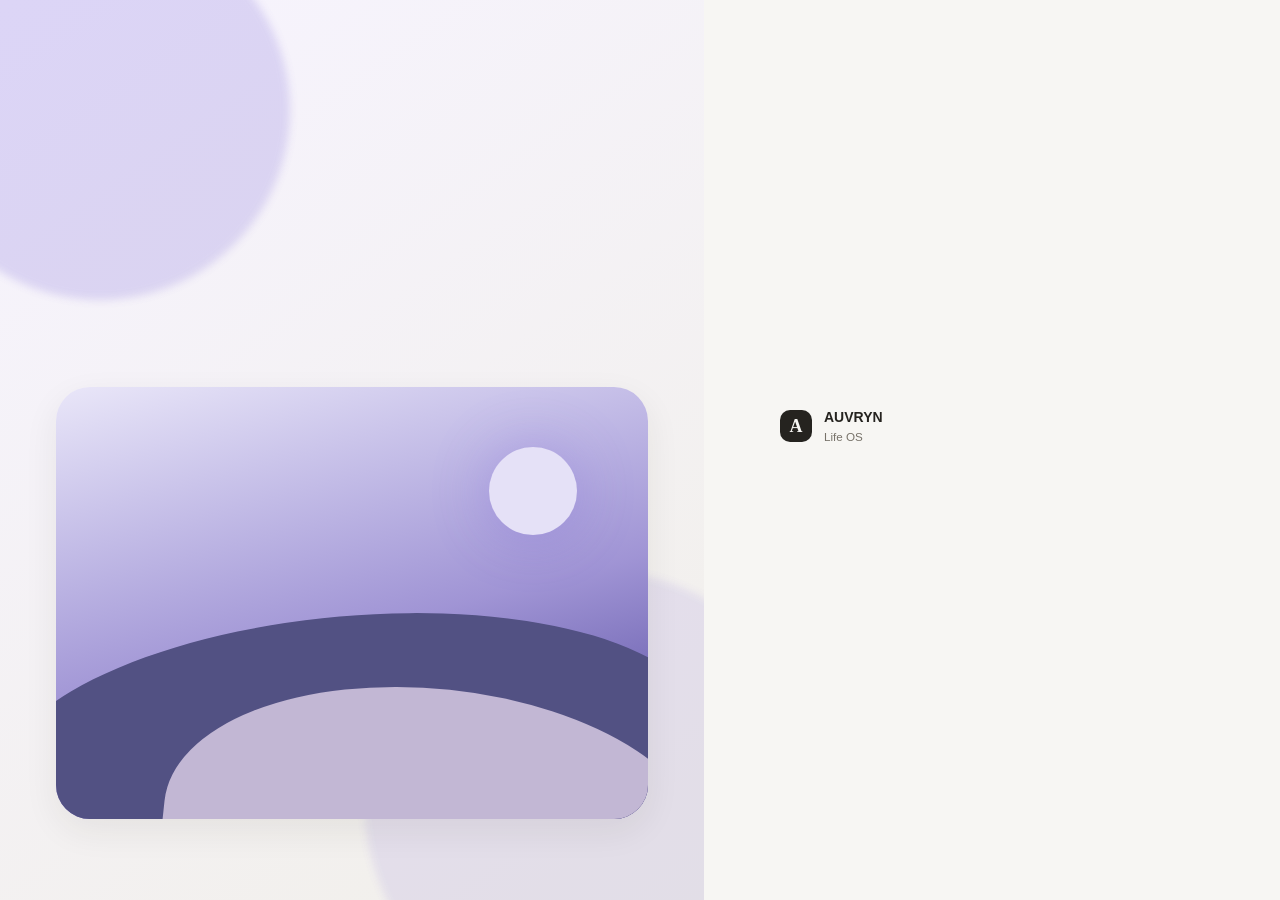
<file: tests/manual/index-test.html>
<!doctype html>
<html lang="pt-BR">
<head>
  <meta charset="utf-8" />
  <meta name="viewport" content="width=device-width,initial-scale=1,viewport-fit=cover" />
  <meta name="theme-color" content="#f7f6f3" />
  <meta name="description" content="AUVRYN — sistema operacional pessoal para estudos, rotina, hábitos e vida." />
  <title>AUVRYN 1.11.2 — Life OS</title>
  <link rel="manifest" href="../../web/manifest.json" />
  <link rel="stylesheet" href="../../web/css/styles.css" />
</head>
<body class="auth-locked">
  <section id="authGate" class="auth-gate" aria-live="polite">
    <div class="auth-visual" aria-hidden="true"><div class="auth-orb auth-orb-a"></div><div class="auth-orb auth-orb-b"></div><div class="auth-landscape"><i></i><b></b><span></span></div></div>
    <div class="auth-panel">
      <div class="auth-brand"><span class="brand-mark">A</span><div><b>AUVRYN</b><small>Life OS</small></div></div>
      <div id="authContent"></div>
    </div>
  </section>

  <div class="app-shell" id="appShell">
    <aside class="sidebar" id="sidebar">
      <div class="brand-row">
        <button class="brand" data-route="overview" aria-label="Ir ao panorama"><span class="brand-mark">A</span><span><b>AUVRYN</b><small>Life OS</small></span></button>
        <button class="icon-btn sidebar-close" id="sidebarClose" aria-label="Fechar menu">×</button>
      </div>

      <button class="capture-btn" id="globalAdd"><span>✦</span> Assistant <kbd>N</kbd></button>

      <nav class="nav-groups">
        <div class="nav-group">
          <span class="nav-label">Visão</span>
          <button class="nav-item" data-route="overview"><span>⌂</span>Panorama</button>
          <button class="nav-item" data-route="agenda"><span>▦</span>Agenda</button>
          <button class="nav-item" data-route="insights"><span>⌁</span>Insights</button>
        </div>
        <div class="nav-group">
          <span class="nav-label">Organização</span>
          <button class="nav-item" data-route="tasks"><span>✓</span>Tarefas & Projetos</button>
          <button class="nav-item" data-route="habits"><span>◎</span>Hábitos</button>
        </div>
        <div class="nav-group">
          <span class="nav-label">Áreas</span>
          <button class="nav-item" data-route="academics"><span>⌁</span>Faculdade</button>
          <button class="nav-item" data-route="life"><span>◇</span>Vida</button>
          <button class="nav-item" data-route="library"><span>▤</span>Biblioteca</button>
          <button class="nav-item" data-route="journal"><span>✎</span>Diário</button>
        </div>
      </nav>

      <div class="sidebar-spacer"></div>
      <button class="nav-item" data-route="settings"><span>⚙</span>Configurações</button>
      <div class="profile-chip"><span class="avatar" id="avatarLetter">U</span><div><b id="profileName">Meu AUVRYN</b><small>dados locais · offline</small></div></div>
    </aside>

    <div class="workspace">
      <header class="topbar">
        <div class="top-left">
          <button class="icon-btn mobile-menu" id="mobileMenu" aria-label="Abrir menu">☰</button>
          <div><span class="breadcrumb" id="breadcrumb">AUVRYN / Panorama</span><h1 id="pageTitle">Panorama</h1></div>
        </div>
        <div class="top-actions">
          <button class="search-trigger" id="searchTrigger"><span>⌕</span> Buscar <kbd>⌘ K</kbd></button>
          <button class="icon-btn" id="themeBtn" title="Alternar tema">◐</button>
          <button class="primary-btn" id="headerAdd">✦ Assistant</button>
        </div>
      </header>
      <main id="app" class="app-content" tabindex="-1"></main>
    </div>
  </div>

  <dialog id="editorDialog" class="dialog editor-dialog">
    <form method="dialog" id="editorForm">
      <div class="dialog-head"><div><span class="eyebrow" id="editorEyebrow">Editar</span><h2 id="editorTitle">Item</h2></div><button class="icon-btn" value="cancel" aria-label="Fechar">×</button></div>
      <div class="dialog-body" id="editorFields"></div>
      <div class="dialog-actions"><button class="danger-btn hidden" type="button" id="editorDelete">Excluir</button><span class="spacer"></span><button class="secondary-btn" value="cancel">Cancelar</button><button class="primary-btn" type="submit">Salvar</button></div>
    </form>
  </dialog>

  <dialog id="searchDialog" class="dialog search-dialog">
    <div class="search-head"><span>⌕</span><input id="globalSearch" placeholder="Buscar em todo o AUVRYN…" autocomplete="off"/><button class="keycap" id="searchClose">ESC</button></div>
    <div id="searchResults" class="search-results"></div>
  </dialog>

  <dialog id="confirmDialog" class="dialog confirm-dialog">
    <form method="dialog">
      <div class="dialog-head"><div><span class="eyebrow">Confirmar</span><h2 id="confirmTitle">Excluir item?</h2></div></div>
      <p id="confirmText">Essa ação não pode ser desfeita.</p>
      <div class="dialog-actions"><span class="spacer"></span><button class="secondary-btn" value="cancel">Cancelar</button><button class="danger-btn" id="confirmOk" value="default">Excluir</button></div>
    </form>
  </dialog>


  <dialog id="flashImportDialog" class="dialog editor-dialog">
    <form method="dialog" id="flashImportForm">
      <div class="dialog-head"><div><span class="eyebrow">Flashcards</span><h2>Importar do ChatGPT</h2></div><button class="icon-btn" value="cancel" aria-label="Fechar">×</button></div>
      <div class="dialog-body">
        <div class="field-row"><div class="field"><label>Nome do baralho</label><input class="input" id="flashDeckTitle" placeholder="Ex.: Arritmias"></div><div class="field"><label>Disciplina / área</label><input class="input" id="flashDeckDiscipline" placeholder="Ex.: Cardiologia"></div></div>
        <div class="field"><label>Cole os flashcards</label><textarea class="textarea flash-import-area" id="flashImportText" placeholder='JSON, CSV ou uma linha por cartão no formato: Pergunta | Resposta'></textarea></div>
        <div class="flash-format-hint"><b>Formatos aceitos</b><span>JSON: [{"front":"Pergunta","back":"Resposta"}]</span><span>Texto: Pergunta | Resposta</span><span>CSV: front,back</span></div>
        <div class="field"><label>Ou escolha um arquivo</label><input class="input" type="file" id="flashImportFile" accept=".json,.csv,.txt,application/json,text/csv,text/plain"></div>
      </div>
      <div class="dialog-actions"><button class="secondary-btn" type="button" id="copyFlashPrompt">Copiar prompt para o ChatGPT</button><span class="spacer"></span><button class="secondary-btn" value="cancel">Cancelar</button><button class="primary-btn" type="submit">Importar baralho</button></div>
    </form>
  </dialog>

  <dialog id="focusDialog" class="dialog confirm-dialog">
    <div class="dialog-head"><div><span class="eyebrow">Sessão de foco</span><h2 id="focusTitle">Foco</h2></div><button class="icon-btn" id="focusClose">×</button></div>
    <div style="padding:28px 20px;text-align:center"><div id="focusClock" style="font:500 56px/1 var(--serif);margin-bottom:10px">25:00</div><p class="muted" id="focusNote">Tempo dedicado também alimenta seus Insights.</p><div style="display:flex;gap:8px;justify-content:center;margin-top:18px"><button class="secondary-btn" id="focusReset">Reiniciar</button><button class="primary-btn" id="focusToggle">Iniciar</button></div></div>
  </dialog>
  <div id="toast" class="toast" role="status"></div>
  <!-- Firebase: login Google + AUVRYN Cloud (Firestore).
       Se não estiver configurado, o modo local continua funcionando. -->
  <script src="../../web/config/firebase-config.js"></script>
  <script src="../../web/js/app.js"></script>
</body>
</html>
</file>
<file: web/css/styles.css>
:root{
  --bg:#f7f6f3;--panel:#fffefa;--panel-2:#f1efe9;--panel-3:#ebe8e0;--text:#25231f;--muted:#777269;--muted-2:#9d988e;--line:#e5e1d8;--line-strong:#d6d1c6;--accent:#6f5bd3;--accent-soft:#ece8ff;--green:#4e8a68;--green-soft:#e8f3ec;--amber:#b98234;--amber-soft:#f8efdf;--red:#b85b5b;--red-soft:#faeaea;--blue:#537aa3;--blue-soft:#e9f0f7;--shadow:0 12px 35px rgba(42,37,28,.07);--radius:18px;--sidebar:252px;--font:Inter,ui-sans-serif,-apple-system,BlinkMacSystemFont,"Segoe UI",sans-serif;--serif:Georgia,"Times New Roman",serif
}
*{box-sizing:border-box}html{scroll-behavior:smooth}body{margin:0;background:var(--bg);color:var(--text);font-family:var(--font);font-size:14px;line-height:1.5}button,input,select,textarea{font:inherit;color:inherit}button{cursor:pointer}body.dark{color-scheme:dark;--bg:#121311;--panel:#1b1c19;--panel-2:#242520;--panel-3:#2d2e28;--text:#f7f5ef;--muted:#c4c0b7;--muted-2:#aaa69c;--line:#3a3c35;--line-strong:#505249;--accent:#a99af5;--accent-soft:#312d49;--green:#8fc5a5;--green-soft:#21352a;--amber:#e0b66f;--amber-soft:#3c3020;--red:#ee9999;--red-soft:#402727;--blue:#9abce0;--blue-soft:#253645;--shadow:0 15px 40px rgba(0,0,0,.28)}
.app-shell{min-height:100vh;display:grid;grid-template-columns:var(--sidebar) minmax(0,1fr)}.sidebar{position:fixed;inset:0 auto 0 0;width:var(--sidebar);background:var(--panel);border-right:1px solid var(--line);padding:18px 14px 16px;display:flex;flex-direction:column;z-index:30}.workspace{grid-column:2;min-width:0}.brand-row{display:flex;align-items:center;justify-content:space-between;padding:2px 4px 14px}.brand{border:0;background:none;display:flex;align-items:center;gap:10px;text-align:left;padding:0}.brand-mark{width:32px;height:32px;border-radius:10px;background:var(--text);color:var(--bg);display:grid;place-items:center;font-family:var(--serif);font-weight:700;font-size:18px}.brand span:last-child{display:grid}.brand b{font-size:14px;letter-spacing:.08em}.brand small,.profile-chip small{font-size:11px;color:var(--muted)}.capture-btn{width:100%;height:38px;border:1px solid var(--line-strong);background:var(--panel);border-radius:10px;display:flex;align-items:center;gap:8px;padding:0 10px;margin:2px 0 18px;box-shadow:0 1px 1px rgba(0,0,0,.02)}.capture-btn:hover{background:var(--panel-2)}kbd,.keycap{font-size:10px;border:1px solid var(--line);background:var(--panel-2);color:var(--muted);padding:2px 5px;border-radius:5px}.capture-btn kbd{margin-left:auto}.nav-groups{display:grid;gap:16px}.nav-group{display:grid;gap:3px}.nav-label{padding:0 9px 5px;font-size:10px;text-transform:uppercase;letter-spacing:.1em;color:var(--muted-2);font-weight:700}.nav-item{border:0;background:transparent;text-align:left;border-radius:8px;padding:7px 9px;display:flex;align-items:center;gap:9px;color:var(--muted)}.nav-item span{width:18px;text-align:center}.nav-subitem{margin-left:20px;font-size:12px;padding-top:6px;padding-bottom:6px}.nav-item:hover{background:var(--panel-2);color:var(--text)}.nav-item.active{background:var(--panel-2);color:var(--text);font-weight:600}.sidebar-spacer{flex:1}.profile-chip{margin-top:10px;border-top:1px solid var(--line);padding:14px 6px 0;display:flex;align-items:center;gap:9px}.avatar{width:30px;height:30px;background:var(--accent-soft);color:var(--accent);border-radius:50%;display:grid;place-items:center;font-weight:700}.profile-chip div{display:grid}.sidebar-close,.mobile-menu{display:none!important}
.topbar{height:72px;position:sticky;top:0;z-index:20;background:color-mix(in srgb,var(--bg) 89%,transparent);backdrop-filter:blur(18px);border-bottom:1px solid var(--line);display:flex;align-items:center;justify-content:space-between;padding:0 32px}.top-left{display:flex;align-items:center;gap:12px}.breadcrumb{font-size:11px;color:var(--muted);display:block;margin-bottom:1px}.topbar h1{font-size:18px;line-height:1.1;margin:0;font-weight:650}.top-actions{display:flex;align-items:center;gap:8px}.search-trigger,.secondary-btn,.primary-btn,.danger-btn,.icon-btn,.ghost-btn{border-radius:9px;border:1px solid var(--line-strong);height:36px;padding:0 12px;background:var(--panel);display:inline-flex;align-items:center;gap:8px;justify-content:center}.search-trigger{color:var(--muted);min-width:164px;justify-content:flex-start}.search-trigger kbd{margin-left:auto}.primary-btn{background:var(--text);color:var(--bg);border-color:var(--text);font-weight:600}.secondary-btn:hover,.search-trigger:hover,.icon-btn:hover,.ghost-btn:hover{background:var(--panel-2)}.danger-btn{color:var(--red);background:var(--red-soft);border-color:transparent}.icon-btn{width:36px;padding:0}.app-content{max-width:1480px;margin:0 auto;padding:30px 32px 80px}.page-head{display:flex;align-items:flex-end;justify-content:space-between;gap:20px;margin-bottom:26px}.page-head h2{font:500 34px/1.1 var(--serif);margin:4px 0 7px}.page-head p{margin:0;color:var(--muted);max-width:650px}.eyebrow{font-size:10px;text-transform:uppercase;letter-spacing:.12em;color:var(--muted);font-weight:750}.head-actions{display:flex;gap:8px;align-items:center;flex-wrap:wrap}.date-nav{display:flex;align-items:center;gap:5px}.date-nav input,.date-input{height:36px;border:1px solid var(--line-strong);background:var(--panel);border-radius:9px;padding:0 9px}.section{margin-top:28px}.section-title{display:flex;align-items:center;justify-content:space-between;margin-bottom:12px}.section-title h3{font-size:15px;margin:0}.section-title small{color:var(--muted)}
.grid{display:grid;gap:14px}.grid-2{grid-template-columns:repeat(2,minmax(0,1fr))}.grid-3{grid-template-columns:repeat(3,minmax(0,1fr))}.grid-4{grid-template-columns:repeat(4,minmax(0,1fr))}.span-2{grid-column:span 2}.span-3{grid-column:span 3}.card{background:var(--panel);border:1px solid var(--line);border-radius:var(--radius);padding:18px;box-shadow:0 1px 1px rgba(25,20,10,.015)}.card.soft{background:var(--panel-2)}.card-head{display:flex;align-items:flex-start;justify-content:space-between;gap:12px;margin-bottom:15px}.card-head h3,.card-head h4{margin:0;font-size:14px}.card-head p,.card-head small{margin:2px 0 0;color:var(--muted);font-size:12px}.metric{display:grid;gap:5px}.metric strong{font:500 30px/1 var(--serif)}.metric span{color:var(--muted);font-size:12px}.metric small{font-size:11px}.delta.up{color:var(--green)}.delta.down{color:var(--red)}.delta.neutral{color:var(--muted)}.hero-panel{display:grid;grid-template-columns:1.5fr .8fr;gap:14px}.hero-main{padding:24px}.hero-main h2{font:500 30px/1.2 var(--serif);margin:8px 0}.hero-main p{color:var(--muted);max-width:620px}.hero-actions{display:flex;gap:8px;margin-top:20px}.status-line{display:flex;gap:8px;flex-wrap:wrap;margin-top:16px}.pill{display:inline-flex;align-items:center;gap:6px;border:1px solid var(--line);background:var(--panel-2);padding:4px 8px;border-radius:999px;font-size:11px}.pill.green{background:var(--green-soft);color:var(--green);border-color:transparent}.pill.amber{background:var(--amber-soft);color:var(--amber);border-color:transparent}.pill.red{background:var(--red-soft);color:var(--red);border-color:transparent}.pill.blue{background:var(--blue-soft);color:var(--blue);border-color:transparent}.pill.accent{background:var(--accent-soft);color:var(--accent);border-color:transparent}
.day-strip{display:grid;grid-template-columns:repeat(7,minmax(0,1fr));gap:8px}.day-card{border:1px solid var(--line);background:var(--panel);border-radius:14px;padding:12px;min-height:108px;text-align:left}.day-card:hover{border-color:var(--line-strong);transform:translateY(-1px)}.day-card.selected{border-color:var(--accent);box-shadow:0 0 0 2px var(--accent-soft)}.day-card.today .day-number{background:var(--text);color:var(--bg)}.day-top{display:flex;justify-content:space-between;color:var(--muted);font-size:10px;text-transform:uppercase;letter-spacing:.06em}.day-number{width:26px;height:26px;border-radius:50%;display:grid;place-items:center;margin:7px 0 9px;font-weight:650}.mini-bars{display:flex;align-items:end;gap:2px;height:20px}.mini-bars i{width:5px;border-radius:4px;background:var(--line-strong)}.day-score{margin-top:6px;font-size:11px;color:var(--muted)}
.stat-row{display:flex;align-items:center;gap:10px}.stat-circle{--p:50;width:70px;height:70px;border-radius:50%;display:grid;place-items:center;background:conic-gradient(var(--accent) calc(var(--p)*1%),var(--panel-3) 0);position:relative}.stat-circle:after{content:"";position:absolute;inset:7px;background:var(--panel);border-radius:50%}.stat-circle strong{z-index:1;font-size:14px}.progress{height:7px;background:var(--panel-3);border-radius:20px;overflow:hidden}.progress>i{height:100%;display:block;background:var(--accent);border-radius:20px}.progress.green>i{background:var(--green)}.progress.amber>i{background:var(--amber)}
.list{display:grid;gap:7px}.row{border:1px solid var(--line);background:var(--panel);border-radius:12px;padding:11px 12px;display:flex;align-items:center;gap:11px}.row:hover{border-color:var(--line-strong)}.row-main{flex:1;min-width:0}.row-main b{display:block;white-space:nowrap;overflow:hidden;text-overflow:ellipsis}.row-main small{display:block;color:var(--muted);margin-top:2px}.row-actions{display:flex;gap:4px;opacity:.4}.row:hover .row-actions{opacity:1}.tiny-btn{border:0;background:transparent;border-radius:7px;width:28px;height:28px;color:var(--muted)}.tiny-btn:hover{background:var(--panel-2);color:var(--text)}.check{width:20px;height:20px;border:1px solid var(--line-strong);background:var(--panel);border-radius:6px;display:grid;place-items:center;flex:0 0 auto}.check.done{background:var(--green);border-color:var(--green);color:#fff}.row.done .row-main{opacity:.55}.row.done .row-main b{text-decoration:line-through}.empty{border:1px dashed var(--line-strong);border-radius:14px;padding:28px;text-align:center;color:var(--muted)}
.tabs{display:flex;gap:3px;border-bottom:1px solid var(--line);margin-bottom:18px;overflow:auto}.tab{border:0;background:none;padding:9px 11px;color:var(--muted);border-bottom:2px solid transparent;white-space:nowrap}.tab.active{color:var(--text);border-bottom-color:var(--text);font-weight:600}.view-switch{display:flex;border:1px solid var(--line);border-radius:9px;padding:2px;background:var(--panel)}.view-switch button{border:0;background:none;padding:5px 8px;border-radius:6px;color:var(--muted);font-size:12px}.view-switch button.active{background:var(--panel-2);color:var(--text)}
.calendar-week{display:grid;grid-template-columns:62px repeat(7,minmax(120px,1fr));min-width:960px}.calendar-wrap{overflow:auto;border:1px solid var(--line);border-radius:14px;background:var(--panel)}.cal-head{display:contents}.cal-head>div{position:sticky;top:0;background:var(--panel);z-index:2;padding:10px;border-bottom:1px solid var(--line);text-align:center;font-size:11px;color:var(--muted)}.cal-cell{border-right:1px solid var(--line);border-bottom:1px solid var(--line);min-height:56px;padding:4px;position:relative}.time-cell{font-size:10px;color:var(--muted);padding:5px;text-align:right}.event-chip{border-radius:8px;padding:5px 7px;font-size:11px;background:var(--blue-soft);color:var(--blue);margin-bottom:3px}.event-chip.task{background:var(--accent-soft);color:var(--accent)}.month-grid{display:grid;grid-template-columns:repeat(7,minmax(110px,1fr));min-width:840px}.month-day{min-height:110px;border-right:1px solid var(--line);border-bottom:1px solid var(--line);padding:8px}.month-day.muted{opacity:.35}.month-day header{display:flex;justify-content:space-between;font-size:11px}.month-day .event-chip{margin-top:5px}.agenda-day{display:grid;grid-template-columns:64px 1fr;gap:0}.agenda-hour{display:contents}.agenda-hour>span{color:var(--muted);font-size:10px;padding:8px 8px 36px 0;text-align:right}.agenda-slot{border-top:1px solid var(--line);min-height:58px;padding:6px 0 10px 12px}.agenda-event{border-left:3px solid var(--accent);background:var(--accent-soft);border-radius:0 9px 9px 0;padding:8px 10px;margin-bottom:6px}.agenda-event small{color:var(--muted);display:block}
.board{display:grid;grid-template-columns:repeat(3,minmax(240px,1fr));gap:12px;overflow:auto}.board-col{background:var(--panel-2);border-radius:14px;padding:10px;min-height:320px}.board-col-head{display:flex;justify-content:space-between;align-items:center;padding:3px 4px 10px}.board-card{background:var(--panel);border:1px solid var(--line);border-radius:11px;padding:11px;margin-bottom:8px}.board-card h4{margin:4px 0 7px}.board-card p{margin:0;color:var(--muted);font-size:12px}.tags{display:flex;gap:5px;flex-wrap:wrap;margin-top:8px}
.habit-grid{display:grid;grid-template-columns:minmax(220px,1.2fr) repeat(7,42px) 62px;align-items:center;gap:5px}.habit-grid.header{font-size:10px;color:var(--muted);text-align:center;margin-bottom:6px}.habit-line{display:contents}.habit-info{border-top:1px solid var(--line);padding:12px 4px}.habit-info b{display:block}.habit-info small{color:var(--muted)}.habit-cell{border-top:1px solid var(--line);height:58px;display:grid;place-items:center}.habit-toggle{width:30px;height:30px;border-radius:9px;border:1px solid var(--line);background:var(--panel)}.habit-toggle.on{background:var(--green-soft);color:var(--green);border-color:transparent;font-weight:700}.habit-score{text-align:center;color:var(--muted);font-size:12px;border-top:1px solid var(--line);height:58px;display:grid;place-items:center}.heatmap{display:grid;grid-template-columns:repeat(31,1fr);gap:4px}.heatmap i{aspect-ratio:1;border-radius:4px;background:var(--panel-3)}.heatmap i.l1{background:color-mix(in srgb,var(--accent) 25%,var(--panel-3))}.heatmap i.l2{background:color-mix(in srgb,var(--accent) 45%,var(--panel-3))}.heatmap i.l3{background:color-mix(in srgb,var(--accent) 70%,var(--panel-3))}.heatmap i.l4{background:var(--accent)}
.database-toolbar{display:flex;align-items:center;justify-content:space-between;gap:10px;margin-bottom:12px}.db-left,.db-right{display:flex;gap:7px;align-items:center;flex-wrap:wrap}.input,.select,.textarea{width:100%;border:1px solid var(--line-strong);background:var(--panel);border-radius:9px;padding:9px 10px;outline:none}.input:focus,.select:focus,.textarea:focus{border-color:var(--accent);box-shadow:0 0 0 3px var(--accent-soft)}.db-search{width:240px}.table-wrap{border:1px solid var(--line);border-radius:14px;overflow:auto;background:var(--panel)}table{border-collapse:collapse;width:100%;min-width:760px}th,td{text-align:left;border-bottom:1px solid var(--line);padding:10px 12px;font-size:12px}th{font-size:10px;text-transform:uppercase;letter-spacing:.06em;color:var(--muted);background:var(--panel-2);position:sticky;top:0}tr:last-child td{border-bottom:0}td.name-cell{font-weight:600}.confidence{display:inline-flex;padding:3px 7px;border-radius:999px;background:var(--panel-2)}.gallery{display:grid;grid-template-columns:repeat(auto-fill,minmax(220px,1fr));gap:12px}.gallery-card{background:var(--panel);border:1px solid var(--line);border-radius:14px;overflow:hidden}.gallery-cover{height:110px;background:linear-gradient(135deg,var(--panel-2),var(--accent-soft));display:grid;place-items:center;font:500 32px var(--serif);color:var(--accent)}.gallery-body{padding:13px}.gallery-body h4{margin:0 0 4px}.gallery-body p{color:var(--muted);font-size:12px;margin:0}.gallery-foot{display:flex;justify-content:space-between;align-items:center;margin-top:12px}
.academic-home{display:grid;grid-template-columns:1.25fr .75fr;gap:14px}.knowledge-list{display:grid;gap:9px}.knowledge-item{display:grid;grid-template-columns:1fr 130px 50px;align-items:center;gap:10px}.knowledge-item small{color:var(--muted)}.summary-page{max-width:880px;margin:auto}.page-properties{display:grid;grid-template-columns:repeat(3,1fr);gap:8px;margin:18px 0}.property{border:1px solid var(--line);border-radius:10px;padding:9px}.property span{font-size:10px;color:var(--muted);display:block}.summary-content{font-family:var(--serif);font-size:16px;line-height:1.75;white-space:pre-wrap}.summary-content h3{font-family:var(--font)}
.life-grid{display:grid;grid-template-columns:repeat(auto-fit,minmax(220px,1fr));gap:12px}.life-module{border:1px solid var(--line);background:var(--panel);border-radius:14px;padding:14px;text-align:left}.life-module:hover{border-color:var(--line-strong);box-shadow:var(--shadow)}.life-module .module-icon{width:36px;height:36px;border-radius:11px;background:var(--panel-2);display:grid;place-items:center;margin-bottom:18px}.life-module b{display:block;margin-bottom:4px}.life-module small{color:var(--muted)}.finance-amount.expense{color:var(--red)}.finance-amount.income{color:var(--green)}
.journal-entry{padding:15px 0;border-bottom:1px solid var(--line)}.journal-entry:last-child{border-bottom:0}.journal-entry time{font-size:11px;color:var(--muted)}.journal-entry h4{margin:4px 0 6px}.journal-entry p{margin:0;color:var(--muted);white-space:pre-wrap}.mood{font-size:18px}.timeline{position:relative;padding-left:24px}.timeline:before{content:"";position:absolute;left:6px;top:5px;bottom:0;width:1px;background:var(--line)}.timeline-item{position:relative;padding:0 0 18px}.timeline-item:before{content:"";position:absolute;left:-22px;top:5px;width:9px;height:9px;border-radius:50%;background:var(--panel);border:2px solid var(--accent)}
.bar-chart{display:flex;align-items:end;gap:8px;height:180px;padding-top:15px}.bar-item{flex:1;min-width:16px;display:flex;flex-direction:column;justify-content:end;align-items:center;height:100%;gap:6px}.bar{width:100%;max-width:32px;background:var(--accent);border-radius:7px 7px 3px 3px;min-height:3px}.bar-item span{font-size:9px;color:var(--muted)}.stack-list{display:grid;gap:10px}.stack-row{display:grid;grid-template-columns:120px 1fr 50px;gap:10px;align-items:center;font-size:12px}.stack-track{height:8px;background:var(--panel-3);border-radius:999px;overflow:hidden}.stack-track i{display:block;height:100%;background:var(--accent);border-radius:999px}.insight-callout{border-left:3px solid var(--accent);background:var(--accent-soft);padding:14px 16px;border-radius:0 12px 12px 0}.insight-callout p{margin:4px 0 0;color:var(--muted)}
.setting-row{display:flex;justify-content:space-between;align-items:center;gap:20px;padding:14px 0;border-bottom:1px solid var(--line)}.setting-row:last-child{border-bottom:0}.setting-row div:first-child b{display:block}.setting-row div:first-child small{color:var(--muted)}.toggle{width:42px;height:24px;border:0;border-radius:99px;background:var(--line-strong);padding:3px;transition:.2s}.toggle i{display:block;width:18px;height:18px;border-radius:50%;background:white;transition:.2s}.toggle.on{background:var(--accent)}.toggle.on i{transform:translateX(18px)}.accent-options{display:flex;gap:7px}.accent-dot{width:25px;height:25px;border-radius:50%;border:3px solid var(--panel);box-shadow:0 0 0 1px var(--line-strong)}
.dialog{width:min(640px,calc(100vw - 28px));border:1px solid var(--line);border-radius:18px;background:var(--panel);color:var(--text);padding:0;box-shadow:0 30px 90px rgba(0,0,0,.2)}.dialog::backdrop{background:rgba(19,17,13,.35);backdrop-filter:blur(3px)}.dialog-head{padding:18px 20px 14px;border-bottom:1px solid var(--line);display:flex;justify-content:space-between;align-items:flex-start}.dialog-head h2{margin:3px 0 0;font-size:19px}.dialog-body{padding:18px 20px;max-height:65vh;overflow:auto}.dialog-actions{border-top:1px solid var(--line);padding:12px 20px;display:flex;gap:8px}.spacer{flex:1}.field{display:grid;gap:6px;margin-bottom:13px}.field label{font-size:11px;color:var(--muted);font-weight:650}.field-row{display:grid;grid-template-columns:1fr 1fr;gap:10px}.textarea{min-height:100px;resize:vertical}.search-dialog{width:min(720px,calc(100vw - 28px));position:fixed;top:8vh;margin:auto}.search-head{display:flex;align-items:center;gap:8px;padding:12px;border-bottom:1px solid var(--line)}.search-head input{flex:1;border:0;background:transparent;outline:0;font-size:16px}.keycap{height:auto}.search-results{padding:8px;max-height:60vh;overflow:auto}.search-result{width:100%;border:0;background:none;border-radius:9px;padding:10px;text-align:left;display:flex;gap:10px;align-items:center}.search-result:hover{background:var(--panel-2)}.search-result span:first-child{width:28px;height:28px;border-radius:8px;background:var(--panel-2);display:grid;place-items:center}.search-result div{display:grid}.search-result small{color:var(--muted)}.confirm-dialog{width:min(430px,calc(100vw - 28px));padding-bottom:14px}.confirm-dialog>form>p{padding:0 20px;color:var(--muted)}.toast{position:fixed;bottom:24px;left:50%;transform:translate(-50%,20px);opacity:0;background:var(--text);color:var(--bg);padding:9px 13px;border-radius:9px;z-index:100;transition:.2s;pointer-events:none}.toast.show{opacity:1;transform:translate(-50%,0)}.hidden{display:none!important}.muted{color:var(--muted)}.text-btn{border:0;background:none;color:var(--accent);padding:3px 0}.separator{height:1px;background:var(--line);margin:18px 0}.mobile-only{display:none}
@media(max-width:1100px){.grid-4{grid-template-columns:repeat(2,1fr)}.grid-3{grid-template-columns:repeat(2,1fr)}.hero-panel,.academic-home{grid-template-columns:1fr}.span-3{grid-column:auto}.knowledge-item{grid-template-columns:1fr 100px 42px}}
@media(max-width:820px){:root{--sidebar:280px}.app-shell{display:block}.sidebar{transform:translateX(-102%);transition:.22s;box-shadow:var(--shadow)}body.menu-open .sidebar{transform:translateX(0)}.workspace{width:100%}.sidebar-close,.mobile-menu{display:grid!important}.topbar{height:64px;padding:0 16px}.top-actions .search-trigger{width:36px;min-width:36px;padding:0;justify-content:center}.top-actions .search-trigger kbd,.top-actions .search-trigger:not(:focus)~*{} .search-trigger{font-size:0}.search-trigger span{font-size:16px}.top-actions .primary-btn{display:none}.app-content{padding:22px 16px 80px}.page-head{align-items:flex-start;flex-direction:column}.page-head h2{font-size:29px}.grid-2,.grid-3,.grid-4{grid-template-columns:1fr}.span-2,.span-3{grid-column:auto}.day-strip{display:flex;overflow:auto;padding-bottom:4px}.day-card{min-width:115px}.habit-grid{grid-template-columns:minmax(170px,1fr) repeat(7,36px) 50px;overflow:auto}.habit-grid-wrap{overflow:auto}.board{grid-template-columns:repeat(3,280px)}.page-properties{grid-template-columns:1fr 1fr}.field-row{grid-template-columns:1fr}.mobile-only{display:initial}.db-search{width:100%}.database-toolbar{align-items:stretch;flex-direction:column}.db-left,.db-right{width:100%}.db-right>*{flex:1}.hero-main{padding:19px}.hero-main h2{font-size:25px}.topbar .breadcrumb{display:none}.topbar h1{font-size:16px}}
@media(max-width:520px){.page-properties{grid-template-columns:1fr}.grid-4{grid-template-columns:1fr 1fr}.metric strong{font-size:25px}.head-actions{width:100%}.head-actions>*{flex:1}.date-nav input{min-width:0}.dialog-actions{padding:10px 14px}.dialog-body{padding:15px}.dialog-head{padding:15px}.library-filters{display:grid}.heatmap{gap:3px}.card{padding:15px}.month-grid{min-width:760px}}

/* AUVRYN v4 — Treinos & Arquivos */
.compact{height:30px;padding:0 9px;font-size:11px}.file-drop{border:1px dashed var(--line-strong);background:var(--panel-2);border-radius:14px;padding:24px;text-align:center;display:grid;gap:4px;color:var(--muted);transition:.18s}.file-drop b{color:var(--text)}.file-drop.drag{border-color:var(--accent);background:var(--accent-soft);color:var(--accent)}.file-list{display:grid;gap:8px;margin-top:14px}.file-row{display:flex;align-items:center;gap:12px;border:1px solid var(--line);border-radius:12px;padding:10px 11px;background:var(--panel)}.file-type{width:44px;height:44px;border-radius:11px;background:var(--accent-soft);color:var(--accent);display:grid;place-items:center;font-size:10px;font-weight:800;letter-spacing:.04em;flex:0 0 auto}.file-main{flex:1;min-width:0}.file-main b{display:block;white-space:nowrap;overflow:hidden;text-overflow:ellipsis}.file-main small{display:block;color:var(--muted);margin-top:2px}.file-actions{display:flex;gap:6px;align-items:center;flex-wrap:wrap}.workout-stack{display:grid;gap:14px}.workout-card{padding:0;overflow:hidden}.workout-head{display:flex;align-items:flex-start;justify-content:space-between;gap:18px;padding:19px 20px 14px}.workout-head h3{font:500 23px/1.2 var(--serif);margin:9px 0 3px}.workout-head p{margin:0;color:var(--muted)}.workout-note{margin:0;padding:0 20px 15px;color:var(--muted)}.exercise-table{border-top:1px solid var(--line);border-bottom:1px solid var(--line);overflow:auto}.exercise-head,.exercise-row{display:grid;grid-template-columns:36px minmax(210px,2fr) 70px 90px 90px 90px 72px;gap:9px;align-items:center;min-width:760px;padding:9px 14px}.exercise-head{background:var(--panel-2);font-size:10px;text-transform:uppercase;letter-spacing:.06em;color:var(--muted);font-weight:700}.exercise-row{border-top:1px solid var(--line);font-size:12px}.exercise-row:first-of-type{border-top:0}.exercise-row b{display:block}.exercise-row small{display:block;color:var(--muted);margin-top:2px}.workout-foot{padding:13px 20px;display:flex;gap:8px;align-items:center;flex-wrap:wrap}.workout-foot .muted{margin-left:auto;font-size:12px}
@media(max-width:820px){.file-row{align-items:flex-start}.file-actions{justify-content:flex-end}.workout-head{flex-direction:column}.workout-head .head-actions{width:auto}.workout-foot .muted{width:100%;margin-left:0}.exercise-table{margin:0}}
@media(max-width:520px){.file-row{display:grid;grid-template-columns:44px 1fr}.file-actions{grid-column:1/-1;justify-content:flex-start}.workout-head{padding:16px}.workout-note{padding:0 16px 14px}.workout-foot{padding:12px 16px}}

/* AUVRYN 1.1 — personalization, auth, media library, flashcards and richer habits */
:root{--accent-deep:#5846b7;--accent-ink:#40338e;--accent-soft:#ece8ff;--accent-faint:#f7f4ff}
body.auth-locked{overflow:hidden}body.auth-locked #appShell{display:none}
.auth-gate{min-height:100vh;display:grid;grid-template-columns:minmax(320px,1.1fr) minmax(360px,.9fr);background:var(--bg);position:relative;overflow:hidden}.auth-visual{position:relative;min-height:100vh;background:linear-gradient(145deg,var(--accent-faint),var(--panel-2));overflow:hidden}.auth-orb{position:absolute;border-radius:50%;filter:blur(4px);opacity:.72}.auth-orb-a{width:380px;height:380px;background:color-mix(in srgb,var(--accent) 28%,transparent);left:-90px;top:-80px}.auth-orb-b{width:460px;height:460px;background:color-mix(in srgb,var(--accent) 16%,transparent);right:-120px;bottom:-130px}.auth-landscape{position:absolute;inset:auto 8% 9% 8%;height:48%;border-radius:34px;background:linear-gradient(165deg,color-mix(in srgb,var(--accent) 15%,#fff) 0%,color-mix(in srgb,var(--accent) 45%,#c8c3d6) 55%,color-mix(in srgb,var(--accent-deep) 75%,#323039) 100%);box-shadow:var(--shadow);overflow:hidden}.auth-landscape:before,.auth-landscape:after{content:"";position:absolute;left:-10%;right:-10%;bottom:-18%;height:65%;border-radius:50% 50% 0 0;background:color-mix(in srgb,var(--accent-deep) 40%,#4e5960);transform:rotate(-5deg)}.auth-landscape:after{bottom:-35%;left:18%;background:color-mix(in srgb,var(--accent) 30%,#e5dfd5);transform:rotate(6deg)}.auth-landscape i{position:absolute;width:88px;height:88px;border-radius:50%;right:12%;top:14%;background:color-mix(in srgb,var(--accent) 18%,#fff);box-shadow:0 0 60px color-mix(in srgb,var(--accent) 30%,transparent)}.auth-panel{display:flex;flex-direction:column;justify-content:center;max-width:520px;width:100%;margin:auto;padding:48px}.auth-brand{display:flex;align-items:center;gap:12px;margin-bottom:48px}.auth-brand div{display:grid}.auth-brand small{color:var(--muted)}.auth-copy h1{font:500 40px/1.08 var(--serif);margin:6px 0 10px}.auth-copy p{color:var(--muted);margin:0 0 28px}.auth-form{display:grid;gap:12px}.auth-form .field{margin:0}.auth-actions{display:flex;align-items:center;justify-content:space-between;gap:12px;margin-top:8px}.auth-note{font-size:11px;color:var(--muted);padding:12px 14px;background:var(--panel-2);border:1px solid var(--line);border-radius:12px;margin-top:20px}.auth-switch{margin-top:18px;text-align:center;color:var(--muted)}.auth-switch button{border:0;background:none;color:var(--accent);font-weight:650}.auth-user{display:flex;align-items:center;gap:12px;margin-bottom:18px}.auth-user .avatar{width:42px;height:42px;font-size:16px}

.accent-dot{position:relative;transition:.15s}.accent-dot.selected{box-shadow:0 0 0 2px var(--panel),0 0 0 4px var(--text);transform:scale(1.03)}

.overview-hero{display:grid;grid-template-columns:minmax(0,1.15fr) minmax(280px,.85fr);min-height:250px;padding:0!important;overflow:hidden}.overview-hero-copy{padding:30px 30px 26px;display:flex;flex-direction:column;justify-content:center}.overview-hero-copy h2{font:500 38px/1.06 var(--serif);margin:8px 0 10px}.overview-hero-copy p{color:var(--muted);max-width:620px}.overview-hero-scene{position:relative;min-height:250px;overflow:hidden;background:linear-gradient(150deg,var(--accent-faint),color-mix(in srgb,var(--accent) 36%,#b9c0c5) 52%,color-mix(in srgb,var(--accent-deep) 72%,#283036));isolation:isolate}.overview-hero-scene:before{content:"";position:absolute;width:180px;height:180px;border-radius:50%;right:16%;top:14%;background:color-mix(in srgb,var(--accent) 10%,#fff);box-shadow:0 0 80px color-mix(in srgb,var(--accent) 28%,transparent);z-index:0}.overview-hero-scene:after{content:"";position:absolute;left:-12%;right:-12%;bottom:-24%;height:68%;border-radius:55% 45% 0 0;background:linear-gradient(180deg,color-mix(in srgb,var(--accent) 34%,#88929a),color-mix(in srgb,var(--accent-deep) 62%,#20272d));transform:rotate(-5deg);z-index:1}.hero-ridge{position:absolute;left:16%;right:-16%;bottom:-31%;height:70%;border-radius:55% 50% 0 0;background:color-mix(in srgb,var(--accent) 25%,#e0d9cd);transform:rotate(6deg);z-index:2}.hero-water{position:absolute;left:0;right:0;bottom:0;height:30%;background:linear-gradient(180deg,color-mix(in srgb,var(--accent) 11%,transparent),color-mix(in srgb,var(--accent) 18%,#e7e0d8));opacity:.75;z-index:3}.hero-quote{position:absolute;right:24px;top:26px;max-width:200px;color:#fff;text-shadow:0 1px 18px rgba(0,0,0,.22);font:500 20px/1.35 var(--serif);z-index:4}.hero-quote small{display:block;font:500 10px/1.4 var(--font);margin-top:8px;opacity:.78;text-transform:uppercase;letter-spacing:.09em}.hero-meta{display:flex;gap:8px;flex-wrap:wrap;margin-top:18px}

.recovery-panel{border:1px solid color-mix(in srgb,var(--accent) 30%,var(--line));background:linear-gradient(135deg,var(--accent-faint),var(--panel));border-radius:20px;padding:20px}.recovery-grid{display:grid;grid-template-columns:1.1fr .9fr;gap:16px;margin-top:14px}.recovery-list{display:grid;gap:8px}.recovery-step{display:flex;gap:10px;align-items:flex-start;background:var(--panel);border:1px solid var(--line);border-radius:12px;padding:11px}.recovery-step strong{width:26px;height:26px;border-radius:50%;background:var(--accent);color:white;display:grid;place-items:center;font-size:11px;flex:none}.recovery-actions{display:flex;gap:8px;flex-wrap:wrap;margin-top:14px}

.habit-today-grid{display:grid;grid-template-columns:repeat(auto-fit,minmax(230px,1fr));gap:12px}.habit-card{border:1px solid var(--line);border-radius:16px;padding:16px;background:var(--panel);display:grid;gap:12px}.habit-card-head{display:flex;align-items:center;justify-content:space-between;gap:10px}.habit-icon{width:38px;height:38px;border-radius:12px;background:var(--accent-soft);color:var(--accent);display:grid;place-items:center;font-size:18px}.habit-card-title{display:flex;align-items:center;gap:10px}.habit-card-title div{display:grid}.habit-card-title small{color:var(--muted)}.habit-controls{display:grid;grid-template-columns:36px 1fr 36px;gap:8px;align-items:center}.habit-control-btn{height:36px;border:1px solid var(--line);background:var(--panel-2);border-radius:10px;font-size:18px}.habit-value{text-align:center}.habit-value b{font-size:20px}.habit-value small{display:block;color:var(--muted)}.habit-complete{background:var(--green-soft);border-color:transparent}.habit-toggle{transition:.12s}.habit-toggle:hover{transform:translateY(-1px);border-color:var(--accent)}.habit-cell .habit-toggle.partial{background:var(--accent-faint);color:var(--accent);border-color:color-mix(in srgb,var(--accent) 28%,var(--line))}

.course-control{min-width:220px}.course-banner{display:flex;align-items:center;justify-content:space-between;gap:18px;padding:16px 18px;border:1px solid var(--line);background:linear-gradient(120deg,var(--panel),var(--accent-faint));border-radius:16px;margin-bottom:18px}.course-banner h3{margin:0 0 3px}.course-banner small{color:var(--muted)}

.flash-decks{display:grid;grid-template-columns:repeat(auto-fit,minmax(245px,1fr));gap:12px}.flash-deck{border:1px solid var(--line);background:var(--panel);border-radius:16px;padding:17px;display:grid;gap:14px}.flash-deck-top{display:flex;align-items:flex-start;justify-content:space-between;gap:10px}.flash-deck-icon{width:42px;height:42px;border-radius:13px;background:var(--accent-soft);color:var(--accent);display:grid;place-items:center;font-size:19px}.flash-deck h4{margin:0}.flash-deck p{margin:2px 0 0;color:var(--muted);font-size:12px}.flash-deck-meta{display:flex;gap:7px;flex-wrap:wrap}.flash-review{max-width:760px;margin:0 auto}.flash-review-card{min-height:330px;display:grid;place-items:center;text-align:center;padding:44px!important;background:linear-gradient(150deg,var(--panel),var(--accent-faint))}.flash-review-card .flash-side-label{text-transform:uppercase;letter-spacing:.12em;font-size:10px;color:var(--muted);font-weight:700}.flash-review-card h2{font:500 32px/1.25 var(--serif);margin:15px auto;max-width:620px}.flash-review-actions{display:flex;gap:10px;justify-content:center;margin-top:15px;flex-wrap:wrap}.flash-import-area{min-height:220px}.flash-format-hint{display:grid;gap:4px;padding:12px;border-radius:11px;background:var(--panel-2);color:var(--muted);font-size:11px;margin-bottom:14px}.flash-format-hint b{color:var(--text)}

.media-gallery{display:grid;grid-template-columns:repeat(auto-fill,minmax(205px,1fr));gap:16px}.media-card{background:var(--panel);border:1px solid var(--line);border-radius:18px;overflow:hidden;transition:.15s}.media-card:hover{transform:translateY(-2px);box-shadow:var(--shadow)}.media-cover{height:270px;position:relative;background:linear-gradient(140deg,var(--accent-faint),var(--panel-3));overflow:hidden}.media-cover img{width:100%;height:100%;object-fit:cover;display:block}.media-cover-fallback{position:absolute;inset:0;display:grid;place-items:center;background:linear-gradient(145deg,color-mix(in srgb,var(--accent) 12%,var(--panel-2)),color-mix(in srgb,var(--accent) 34%,var(--panel-3)));color:var(--accent);font:500 42px/1 var(--serif)}.media-cover-actions{position:absolute;left:10px;right:10px;bottom:10px;display:flex;gap:7px;justify-content:flex-end;opacity:0;transition:.15s}.media-card:hover .media-cover-actions{opacity:1}.media-cover-actions button{backdrop-filter:blur(12px);background:rgba(255,255,255,.88);border:0;border-radius:9px;padding:7px 9px;font-size:11px}.media-body{padding:14px}.media-body h4{font-size:15px;margin:7px 0 3px}.media-body p{margin:0;color:var(--muted);font-size:12px}.media-thumb{width:42px;height:58px;border-radius:8px;overflow:hidden;background:var(--accent-soft);display:grid;place-items:center;color:var(--accent);flex:none}.media-thumb img{width:100%;height:100%;object-fit:cover}.library-empty{padding:48px 24px;border:1px dashed var(--line-strong);border-radius:18px;text-align:center;color:var(--muted)}

.account-card{background:linear-gradient(135deg,var(--accent-faint),var(--panel));border-color:color-mix(in srgb,var(--accent) 22%,var(--line))}.account-id{display:flex;align-items:center;gap:12px}.account-id .avatar{width:44px;height:44px;font-size:17px}.cloud-note{display:flex;gap:10px;align-items:flex-start;background:var(--amber-soft);color:var(--amber);border-radius:12px;padding:12px 14px;font-size:11px}.cloud-note b{display:block;color:var(--text);margin-bottom:2px}

@media(max-width:920px){.auth-gate{grid-template-columns:1fr}.auth-visual{display:none}.auth-panel{min-height:100vh;padding:32px 22px}.overview-hero{grid-template-columns:1fr}.overview-hero-scene{min-height:190px}.recovery-grid{grid-template-columns:1fr}.media-gallery{grid-template-columns:repeat(auto-fill,minmax(160px,1fr))}.media-cover{height:230px}}
@media(max-width:520px){.overview-hero-copy{padding:22px}.overview-hero-copy h2{font-size:31px}.hero-quote{font-size:17px;right:18px;top:18px}.media-gallery{grid-template-columns:repeat(2,minmax(0,1fr));gap:10px}.media-cover{height:210px}.media-body{padding:11px}.auth-copy h1{font-size:34px}}

/* AUVRYN 1.3 — Google sign-in + AUVRYN Cloud */
.google-auth-btn{height:46px;width:100%;border:1px solid var(--line-strong);background:var(--panel);border-radius:11px;display:flex;align-items:center;justify-content:center;gap:10px;font-weight:650;box-shadow:0 1px 2px rgba(0,0,0,.03)}
.google-auth-btn:hover{background:var(--panel-2);border-color:color-mix(in srgb,var(--accent) 35%,var(--line-strong))}
.google-auth-btn svg{width:19px;height:19px;flex:0 0 auto}
.auth-divider{display:flex;align-items:center;gap:12px;color:var(--muted-2);font-size:11px;text-transform:uppercase;letter-spacing:.08em;margin:4px 0}
.auth-divider:before,.auth-divider:after{content:"";height:1px;background:var(--line);flex:1}
.google-auth-state{font-size:11px;color:var(--muted);text-align:center;margin-top:-3px}
.account-photo{width:42px;height:42px;border-radius:50%;object-fit:cover;border:1px solid var(--line)}
.provider-badge{display:inline-flex;align-items:center;gap:6px}
.provider-badge .g-dot{width:14px;height:14px;border-radius:50%;display:grid;place-items:center;background:#fff;border:1px solid #dadce0;color:#4285f4;font:700 9px/1 Arial}
/* AUVRYN Cloud */
.cloud-sync-note{margin-top:14px;background:var(--accent-faint);color:var(--muted);border:1px solid color-mix(in srgb,var(--accent) 20%,var(--line))}.cloud-sync-note>span:first-child{font-size:18px}.cloud-sync-note>div{display:grid;gap:4px;flex:1}.cloud-sync-note small{color:var(--muted)}.cloud-sync-actions{display:flex;align-items:center;gap:7px;flex-wrap:wrap;margin-top:8px}.cloud-sync-actions .secondary-btn,.cloud-sync-actions .ghost-btn{height:32px;font-size:11px}.cloud-sync-actions .pill{margin-left:auto}
@media(max-width:520px){.cloud-sync-actions{align-items:stretch}.cloud-sync-actions .secondary-btn,.cloud-sync-actions .ghost-btn{flex:1}.cloud-sync-actions .pill{width:100%;justify-content:center;margin-left:0}}

/* AUVRYN 1.5 — acessibilidade, autenticação e personalização */
:root{--on-accent:#fff}
body.dark input::placeholder,body.dark textarea::placeholder{color:#99958d;opacity:1}
body.dark .card,body.dark .row,body.dark .day-card,body.dark .habit-card,body.dark .flash-deck,body.dark .gallery-card,body.dark .life-module{color:var(--text)}
body.dark .muted,body.dark small,body.dark .row-main small,body.dark .page-head p,body.dark .card-head p,body.dark .card-head small{color:var(--muted)}
body.dark .pill.accent{color:color-mix(in srgb,var(--accent) 72%,#fff);background:var(--accent-soft)}
body.dark .pill.green{color:#a9d9ba}.dark .pill.amber{color:#ecc786}.dark .pill.red{color:#f3aaaa}.dark .pill.blue{color:#afd0ef}
body.dark .input,body.dark .select,body.dark .textarea,body.dark .date-input,body.dark .date-nav input{background:#20211e;color:var(--text);border-color:var(--line-strong)}
body.dark select option{background:#20211e;color:var(--text)}
body.dark .secondary-btn,body.dark .search-trigger,body.dark .icon-btn,body.dark .ghost-btn,body.dark .capture-btn{background:#20211e;color:var(--text)}
body.dark .primary-btn{background:var(--accent);border-color:var(--accent);color:var(--on-accent)}
.overview-hero-scene.custom-image{background-size:cover!important;background-position:center!important}
.overview-hero-scene.custom-image:before{inset:0;width:auto;height:auto;border-radius:0;background:linear-gradient(90deg,rgba(0,0,0,.08),rgba(0,0,0,.35));box-shadow:none}
.overview-hero-scene.custom-image:after,.overview-hero-scene.custom-image .hero-ridge,.overview-hero-scene.custom-image .hero-water{display:none}
.auth-tabs{display:grid;grid-template-columns:1fr 1fr;background:var(--panel-2);padding:4px;border-radius:12px;margin-bottom:22px}.auth-tab{height:38px;border:0;background:transparent;border-radius:9px;color:var(--muted);font-weight:700}.auth-tab.active{background:var(--panel);color:var(--text);box-shadow:0 1px 4px rgba(0,0,0,.08)}
.password-wrap{position:relative}.password-wrap .input{padding-right:48px}.password-eye{position:absolute;right:5px;top:5px;width:36px;height:36px;border:0;border-radius:9px;background:transparent;color:var(--muted);font-size:18px}.password-eye:hover{background:var(--panel-2);color:var(--text)}
.auth-submit{height:46px;width:100%;margin-top:3px}.auth-link{border:0;background:none;color:var(--accent);padding:0;text-align:left;font-weight:650}.security-warning{border-left:3px solid var(--amber);background:var(--amber-soft)}
.accent-custom{display:flex;align-items:center;gap:12px;flex-wrap:wrap;justify-content:flex-end}.color-picker-wrap{display:flex;align-items:center;gap:8px;color:var(--muted);font-size:11px}.color-picker-wrap input{width:34px;height:34px;padding:0;border:1px solid var(--line-strong);border-radius:10px;background:transparent;overflow:hidden}.color-picker-wrap input::-webkit-color-swatch-wrapper{padding:2px}.color-picker-wrap input::-webkit-color-swatch{border:0;border-radius:7px}
.setting-row-top{align-items:flex-start}.hero-settings{display:grid;gap:8px;width:min(420px,100%)}.hero-settings-preview{height:180px;border:1px solid var(--line);border-radius:16px;margin-top:12px;position:relative;overflow:hidden;background:linear-gradient(145deg,var(--accent-faint),color-mix(in srgb,var(--accent) 30%,var(--panel-3)),var(--accent-deep));background-size:cover;background-position:center}.hero-settings-preview:before{content:"";position:absolute;inset:0;background:linear-gradient(90deg,rgba(0,0,0,.04),rgba(0,0,0,.18))}.hero-settings-label{position:absolute;left:16px;bottom:14px;z-index:1;color:#fff;text-shadow:0 1px 10px rgba(0,0,0,.45);font-weight:700}.security-card{border-color:color-mix(in srgb,var(--accent) 24%,var(--line))}.security-grid{display:grid;grid-template-columns:repeat(2,minmax(0,1fr));gap:10px}.security-grid>div{border:1px solid var(--line);background:var(--panel-2);border-radius:12px;padding:12px}.security-grid b,.security-grid small{display:block}.security-grid small{margin-top:4px;color:var(--muted)}.security-disclaimer{margin-top:14px;font-size:12px}
@media(max-width:700px){.security-grid{grid-template-columns:1fr}.accent-custom{justify-content:flex-start}.setting-row-top{align-items:stretch}.hero-settings{width:100%}}

/* AUVRYN 1.5 — accent color must be visibly applied across interactive UI */
.primary-btn{background:var(--accent);border-color:var(--accent);color:var(--on-accent)}
.primary-btn:hover{background:var(--accent-deep);border-color:var(--accent-deep)}
.nav-item.active{background:var(--accent-soft);color:var(--accent-ink);font-weight:650}
.nav-item.active span{color:var(--accent)}
.tab.active{color:var(--accent-ink);border-bottom-color:var(--accent);font-weight:650}
.view-switch button.active{background:var(--accent-soft);color:var(--accent-ink)}
.day-card.selected{border-color:var(--accent);box-shadow:0 0 0 2px var(--accent-soft)}
.capture-btn:focus-visible,.secondary-btn:focus-visible,.icon-btn:focus-visible,.ghost-btn:focus-visible,.nav-item:focus-visible,.tab:focus-visible{outline:3px solid var(--accent-soft);outline-offset:2px}
.accent-dot.selected{box-shadow:0 0 0 3px var(--panel),0 0 0 5px var(--accent)}
.color-picker-wrap{border-color:color-mix(in srgb,var(--accent) 35%,var(--line-strong))}
.recovery-panel .secondary-btn:first-child{border-color:color-mix(in srgb,var(--accent) 42%,var(--line-strong));color:var(--accent-ink)}
body.dark .nav-item.active{background:var(--accent-soft);color:color-mix(in srgb,var(--accent) 74%,#fff)}
body.dark .tab.active{color:color-mix(in srgb,var(--accent) 78%,#fff)}

/* AUVRYN 1.5.1 — login showcase and clearer library image controls */
.auth-showcase{position:relative;z-index:1;display:grid;grid-template-columns:minmax(0,.95fr) minmax(320px,1.05fr);gap:28px;align-items:center;min-height:100vh;padding:54px 42px}
.auth-showcase-copy h2{font:500 38px/1.08 var(--serif);margin:8px 0 12px;max-width:460px}
.auth-showcase-copy p{margin:0;color:var(--muted);max-width:470px}
.auth-feature-list{display:flex;flex-wrap:wrap;gap:10px;margin-top:22px}
.auth-feature-pill{display:inline-flex;align-items:center;padding:8px 12px;border-radius:999px;background:color-mix(in srgb,var(--panel) 80%,transparent);border:1px solid color-mix(in srgb,var(--line) 80%,transparent);color:var(--text);font-size:12px;font-weight:650;backdrop-filter:blur(10px)}
.auth-device{background:color-mix(in srgb,var(--panel) 78%,transparent);border:1px solid color-mix(in srgb,var(--line) 85%,transparent);border-radius:28px;padding:18px;box-shadow:var(--shadow);backdrop-filter:blur(14px)}
.auth-device-top{display:flex;align-items:center;justify-content:space-between;gap:14px;margin-bottom:14px}.auth-device-brand{display:flex;align-items:center;gap:10px}.auth-device-brand b{font-size:13px}
.auth-device-hero{padding:18px;border-radius:20px;background:linear-gradient(145deg,color-mix(in srgb,var(--accent) 16%,#ffffff),color-mix(in srgb,var(--accent) 34%,#d7d1e5) 48%,color-mix(in srgb,var(--accent-deep) 70%,#313843) 100%);color:#fff;min-height:160px;display:flex;flex-direction:column;justify-content:space-between;box-shadow:inset 0 1px 0 rgba(255,255,255,.16)}
.auth-device-hero small{font-size:11px;letter-spacing:.08em;text-transform:uppercase;opacity:.78}.auth-device-hero h3{margin:8px 0 0;font:500 28px/1.05 var(--serif);max-width:330px}.auth-device-badges{display:flex;flex-wrap:wrap;gap:8px}
.auth-device-grid{display:grid;grid-template-columns:1fr 1fr;gap:12px;margin-top:14px}.auth-mini-card{background:var(--panel);border:1px solid var(--line);border-radius:18px;padding:14px}.auth-mini-card b{display:block;margin-bottom:3px}.auth-mini-card small{display:block;color:var(--muted)}
.media-cover-actions{position:absolute;left:10px;right:10px;bottom:10px;display:flex;gap:10px;align-items:flex-end;justify-content:space-between;opacity:0;transition:.15s;padding:10px 12px;border-radius:14px;background:linear-gradient(180deg,rgba(12,12,12,.03),rgba(12,12,12,.55));backdrop-filter:blur(12px)}
.media-card:hover .media-cover-actions,.media-cover-empty .media-cover-actions{opacity:1}
.media-cover-copy{display:grid;gap:3px;min-width:0;color:#fff;text-shadow:0 1px 14px rgba(0,0,0,.35)}.media-cover-copy b{font-size:12px;line-height:1.2}.media-cover-copy small{font-size:10px;line-height:1.35;opacity:.92}
.media-cover-buttons{display:flex;gap:7px;flex-wrap:wrap;justify-content:flex-end}.media-cover-actions button{backdrop-filter:blur(12px);background:rgba(255,255,255,.96);color:#161616;border:0;border-radius:9px;padding:8px 10px;font-size:11px;font-weight:700;white-space:nowrap;box-shadow:0 2px 12px rgba(0,0,0,.16)}
.media-cover-empty .media-cover-fallback{display:flex;align-items:center;justify-content:center;flex-direction:column;text-align:center;padding:18px}
@media(max-width:1160px){.auth-showcase{grid-template-columns:1fr;gap:20px;padding:42px 32px;align-content:center}.auth-showcase-copy h2{max-width:none}.auth-device{max-width:640px}}
@media(max-width:920px){.auth-showcase{display:none}}
@media(max-width:640px){.media-cover-actions{padding:8px 9px;gap:8px}.media-cover-copy small{display:none}.media-cover-buttons{width:100%;justify-content:space-between}.media-cover-actions button{flex:1}}

/* AUVRYN 1.6/1.7 — Faculdade simplificada e períodos navegáveis */
.academic-main-tabs{margin-bottom:22px}.nested-tabs{margin-top:8px;margin-bottom:18px}.review-hub-head{display:flex;justify-content:space-between;align-items:flex-end;gap:16px;margin:4px 0 8px}.review-hub-head h3{margin:0 0 4px;font:500 25px/1.1 var(--serif)}.review-hub-head p{margin:0;color:var(--muted)}
.review-shortcuts{display:grid;gap:10px}.review-shortcut{width:100%;display:flex;gap:12px;align-items:center;text-align:left;border:1px solid var(--line);background:var(--panel-2);border-radius:12px;padding:12px}.review-shortcut:hover{border-color:var(--accent);background:var(--accent-faint)}.review-shortcut>span{width:38px;height:38px;border-radius:10px;display:grid;place-items:center;background:var(--accent-soft);color:var(--accent-ink);font-weight:800}.review-shortcut div{display:grid;gap:2px}.review-shortcut small{color:var(--muted)}
.review-upload-bar{display:grid;grid-template-columns:minmax(220px,1fr) auto;gap:10px;align-items:center;margin-bottom:12px}.review-files-card .file-drop{margin-top:0}.health-workout-card{display:flex;flex-direction:column}.health-workout-summary{display:grid;grid-template-columns:1fr 1fr;gap:10px;margin:8px 0 18px}.health-workout-summary>div{padding:14px;border-radius:12px;background:var(--panel-2);display:grid;gap:3px}.health-workout-summary strong{font:500 25px/1 var(--serif)}.health-workout-summary small{color:var(--muted)}.health-workout-card>.primary-btn{margin-top:auto}
.google-auth-btn:disabled{opacity:.58;cursor:not-allowed;filter:grayscale(.25)}.auth-setup-warning{color:var(--amber)!important;background:var(--amber-soft);border:1px solid color-mix(in srgb,var(--amber) 35%,var(--line));padding:9px 11px;border-radius:10px;text-align:left}
@media(max-width:720px){.review-hub-head{align-items:flex-start;flex-direction:column}.review-upload-bar{grid-template-columns:1fr}.review-upload-bar .primary-btn{width:100%}.health-workout-summary{grid-template-columns:1fr}}
.subpage-back{display:flex;align-items:flex-end;justify-content:space-between;gap:16px;margin:0 0 18px}.subpage-back>div{text-align:right}.subpage-back h3{margin:3px 0 0;font:500 24px/1.1 var(--serif)}
@media(max-width:620px){.subpage-back{align-items:flex-start;flex-direction:column}.subpage-back>div{text-align:left}}

/* AUVRYN 1.7 — períodos acadêmicos navegáveis */
.course-banner-meta{display:flex;gap:8px;align-items:center;flex-wrap:wrap}
.periods-toolbar{display:flex;justify-content:space-between;gap:24px;align-items:flex-end;margin:4px 0 18px;padding:18px;border:1px solid var(--line);border-radius:16px;background:linear-gradient(135deg,var(--panel),var(--accent-faint))}.periods-toolbar h3{margin:4px 0 5px;font:500 25px/1.1 var(--serif)}.periods-toolbar p{margin:0;color:var(--muted);max-width:620px}.period-count-control{display:flex;align-items:flex-end;gap:8px;flex-wrap:wrap;justify-content:flex-end}.period-count-control label{display:grid;gap:5px;font-size:11px;color:var(--muted);font-weight:650}.period-count-control input{width:92px}.period-count-control small{width:100%;text-align:right;color:var(--muted)}
.period-grid{display:grid;grid-template-columns:repeat(auto-fill,minmax(235px,1fr));gap:14px}.period-card{border:1px solid var(--line);background:var(--panel);color:var(--text);border-radius:18px;padding:17px;text-align:left;display:grid;gap:15px;min-height:205px;transition:.16s;box-shadow:0 1px 1px rgba(25,20,10,.015)}.period-card:hover{transform:translateY(-2px);border-color:color-mix(in srgb,var(--accent) 45%,var(--line));box-shadow:var(--shadow);background:linear-gradient(150deg,var(--panel),var(--accent-faint))}.period-card-top{display:flex;justify-content:space-between;align-items:center}.period-number{width:42px;height:42px;display:grid;place-items:center;border-radius:12px;background:var(--accent-soft);color:var(--accent-ink);font:600 20px/1 var(--serif)}.period-card h4{margin:0 0 4px;font-size:16px}.period-card p{margin:0;color:var(--muted);font-size:12px;min-height:36px}.period-card-stats{display:grid;grid-template-columns:repeat(3,1fr);gap:6px}.period-card-stats span{display:grid;gap:2px;padding:8px;border-radius:10px;background:var(--panel-2);font-size:10px;color:var(--muted)}.period-card-stats b{font-size:14px;color:var(--text)}.period-next{color:var(--muted);font-size:10px;white-space:nowrap;overflow:hidden;text-overflow:ellipsis}.period-open{color:var(--accent-ink);font-weight:750;font-size:12px;margin-top:auto}
.period-page{max-width:1320px}.period-hero{display:flex;align-items:flex-end;justify-content:space-between;gap:22px;margin-top:16px;padding:24px;border:1px solid color-mix(in srgb,var(--accent) 22%,var(--line));border-radius:20px;background:linear-gradient(135deg,var(--panel),var(--accent-faint))}.period-hero h2{font:500 38px/1.05 var(--serif);margin:5px 0 8px}.period-hero p{margin:0;color:var(--muted);max-width:650px}.period-metrics{margin-top:16px}.period-disciplines{display:grid;grid-template-columns:repeat(auto-fill,minmax(240px,1fr));gap:10px}.period-discipline-card{display:flex;align-items:center;gap:11px;padding:13px;border:1px solid var(--line);border-radius:14px;background:var(--panel)}.period-discipline-icon{width:38px;height:38px;flex:0 0 auto;display:grid;place-items:center;border-radius:11px;background:var(--accent-soft);color:var(--accent-ink);font-weight:800}.period-discipline-card div:last-child{display:grid;gap:2px;min-width:0}.period-discipline-card small{color:var(--muted)}.period-file-drop{margin:4px 0 14px;padding:22px;border:1px dashed var(--line-strong);border-radius:14px;background:var(--panel-2);display:grid;gap:4px;text-align:center;color:var(--muted);transition:.15s}.period-file-drop b{color:var(--text)}.period-file-drop.drag{border-color:var(--accent);background:var(--accent-faint)}
body.dark .periods-toolbar,body.dark .period-hero{background:linear-gradient(135deg,var(--panel),var(--accent-faint))}.period-card:focus-visible{outline:3px solid var(--accent-soft);outline-offset:2px}
@media(max-width:820px){.periods-toolbar,.period-hero{align-items:flex-start;flex-direction:column}.period-count-control{justify-content:flex-start}.period-count-control small{text-align:left}.period-hero .head-actions{width:100%}.period-hero .head-actions>*{flex:1}.period-grid{grid-template-columns:repeat(2,minmax(0,1fr))}}
@media(max-width:560px){.period-grid{grid-template-columns:1fr}.period-card{min-height:0}.period-hero h2{font-size:32px}.period-card-stats{grid-template-columns:repeat(3,minmax(0,1fr))}}
.settings-period-control{display:flex;align-items:center;gap:8px}.settings-period-control .input{width:84px}

/* AUVRYN 1.8 — conta visível e foto de perfil */
.profile-chip{width:100%;margin-top:10px;border:0;border-top:1px solid var(--line);padding:14px 6px 0;background:transparent;display:flex;align-items:center;gap:9px;text-align:left;color:var(--text);border-radius:0}
.profile-chip:hover{background:transparent}.profile-avatar-wrap{width:32px;height:32px;position:relative;flex:none}.profile-photo,.profile-avatar-wrap .avatar{width:32px;height:32px;border-radius:50%;object-fit:cover;display:block}.profile-avatar-wrap .avatar{display:grid;place-items:center}.profile-copy{display:grid;min-width:0;flex:1}.profile-copy b,.profile-copy small{overflow:hidden;text-overflow:ellipsis;white-space:nowrap}.profile-chevron{font-size:18px;color:var(--muted);margin-left:auto}.account-profile{display:flex;gap:14px;align-items:center}.account-profile img,.account-profile .avatar{width:54px;height:54px;border-radius:50%;object-fit:cover;flex:none}.account-profile div{display:grid;gap:2px}.account-profile small{color:var(--muted)}.account-provider{margin-top:5px}.legacy-continue{width:100%;margin-top:4px}

/* AUVRYN 1.8 — Memory Engine + Circles */
.feature-portals,.today-smart-layer{align-items:stretch}.feature-portal{display:grid;grid-template-columns:auto 1fr auto;align-items:center;gap:16px}.feature-portal .feature-icon{width:52px;height:52px;border-radius:16px;display:grid;place-items:center;background:var(--accent-soft);font-size:24px}.feature-portal h3,.move-circle-portal h3{margin:3px 0 5px}.feature-portal p,.move-circle-portal p{margin:0;color:var(--muted);font-size:12px}.move-circle-portal{display:flex;align-items:center;justify-content:space-between;gap:18px;background:linear-gradient(135deg,var(--panel),var(--accent-faint))}
.memory-metrics{margin-top:18px}.memory-layout{align-items:start}.memory-list{display:grid;gap:12px}.memory-review-card{border:1px solid var(--line);border-radius:15px;padding:14px;background:var(--panel-2)}.memory-review-main{display:flex;align-items:flex-start;justify-content:space-between;gap:14px}.memory-review-main h4{margin:7px 0 2px;font-size:14px}.memory-review-main p{margin:0;color:var(--muted);font-size:11px}.memory-recall{margin-top:12px;padding-top:12px;border-top:1px solid var(--line)}.memory-recall>small{display:block;color:var(--muted);margin-bottom:8px}.memory-rate-buttons{display:grid;grid-template-columns:repeat(4,1fr);gap:7px}.memory-rate-buttons button{min-height:35px;border:1px solid var(--line-strong);border-radius:9px;background:var(--panel);font-size:11px;font-weight:650}.memory-rate-buttons button:hover{border-color:var(--accent);background:var(--accent-soft);color:var(--accent-ink)}.memory-rate-buttons button[data-memory-rate="again"]:hover{background:var(--red-soft);color:var(--red);border-color:transparent}.memory-calendar{display:grid;gap:10px}.memory-day{display:grid;grid-template-columns:150px 1fr;gap:16px;padding:12px;border:1px solid var(--line);border-radius:13px}.memory-day.today{border-color:color-mix(in srgb,var(--accent) 55%,var(--line));background:var(--accent-faint)}.memory-day.overdue{border-color:color-mix(in srgb,var(--red) 45%,var(--line));background:color-mix(in srgb,var(--red-soft) 55%,var(--panel))}.memory-day-date{display:grid;align-content:start}.memory-day-date small{color:var(--muted)}.memory-day-items{display:flex;gap:8px;flex-wrap:wrap}.memory-day-items button{border:1px solid var(--line);background:var(--panel);border-radius:10px;padding:8px 10px;text-align:left;display:grid;min-width:170px}.memory-day-items button small{color:var(--muted);font-size:10px}.success-empty{background:var(--green-soft);color:var(--green);border-radius:12px}
.circle-intro{display:flex;align-items:flex-end;justify-content:space-between;gap:22px;padding:22px 2px 18px}.circle-intro h3{font:500 27px/1.12 var(--serif);margin:5px 0 7px}.circle-intro p{margin:0;color:var(--muted);max-width:720px}.circle-grid{display:grid;grid-template-columns:repeat(auto-fill,minmax(260px,1fr));gap:12px}.circle-card{border:1px solid var(--line);border-radius:16px;background:var(--panel);padding:16px;display:grid;grid-template-columns:auto 1fr auto;align-items:center;gap:13px;text-align:left;transition:.15s}.circle-card:hover{transform:translateY(-2px);border-color:color-mix(in srgb,var(--accent) 45%,var(--line));box-shadow:var(--shadow)}.circle-card-icon{width:44px;height:44px;border-radius:14px;background:var(--accent-soft);color:var(--accent);display:grid;place-items:center;font-size:20px}.circle-card b{display:block}.circle-card small{display:block;color:var(--muted);margin-top:2px;line-height:1.35}.circle-empty{margin-top:8px}.circle-loading{min-height:180px;display:grid;place-items:center;align-content:center;gap:12px}.loader-dot{width:18px;height:18px;border:3px solid var(--line-strong);border-top-color:var(--accent);border-radius:50%;animation:circle-spin .8s linear infinite}@keyframes circle-spin{to{transform:rotate(360deg)}}.community-locked{text-align:center;max-width:680px;margin:26px auto;padding:36px}.community-locked .community-icon{display:grid;place-items:center;width:58px;height:58px;border-radius:18px;background:var(--accent-soft);color:var(--accent);font-size:25px;margin:0 auto 12px}.community-locked h3{font:500 26px var(--serif);margin:0 0 7px}.community-locked p{color:var(--muted);margin:0 auto 18px;max-width:560px}
.circle-detail-head{margin-bottom:18px}.circle-title-row{display:flex;align-items:flex-start;justify-content:space-between;gap:18px;margin-top:12px}.circle-title-row h3{font:500 34px/1.05 var(--serif);margin:4px 0 7px}.circle-title-row p{margin:0;color:var(--muted)}.circle-code{display:grid;justify-items:end;gap:4px}.circle-code small{color:var(--muted);text-transform:uppercase;letter-spacing:.08em;font-size:9px}.circle-code button{border:1px solid var(--line-strong);background:var(--panel);border-radius:10px;padding:9px 12px;font-weight:800;letter-spacing:.12em;color:var(--accent)}.circle-main-grid{align-items:start}.circle-member-list,.circle-ranking,.move-feed,.circle-chat-list{display:grid;gap:9px}.circle-member,.rank-row,.move-checkin,.circle-message{display:flex;align-items:center;gap:11px;padding:10px;border:1px solid var(--line);border-radius:12px;background:var(--panel-2)}.circle-member>div:last-child,.move-checkin>div:last-child,.circle-message>div:last-child{min-width:0}.circle-member b,.move-checkin b,.circle-message b{display:block;font-size:12px}.circle-member small,.move-checkin small{display:block;color:var(--muted);font-size:10px}.circle-avatar{width:38px;height:38px;border-radius:50%;overflow:hidden;display:grid;place-items:center;background:var(--accent-soft);color:var(--accent);font-weight:800;flex:0 0 auto}.circle-avatar.small{width:31px;height:31px;font-size:11px}.circle-avatar img{width:100%;height:100%;object-fit:cover}.rank-row>strong{width:22px;text-align:center;font:500 19px var(--serif)}.circle-active-session{display:flex;align-items:center;gap:11px;padding:13px;border:1px solid color-mix(in srgb,var(--green) 40%,var(--line));background:var(--green-soft);border-radius:13px;margin-bottom:12px}.circle-active-session>div{display:grid;flex:1}.circle-active-session small{color:var(--muted)}.live-dot{width:10px;height:10px;background:var(--green);border-radius:50%;box-shadow:0 0 0 6px color-mix(in srgb,var(--green) 15%,transparent);animation:live-pulse 1.6s ease-in-out infinite}@keyframes live-pulse{50%{box-shadow:0 0 0 10px color-mix(in srgb,var(--green) 0%,transparent)}}.circle-challenge{border:1px solid var(--line);border-radius:13px;padding:12px;margin-bottom:9px}.circle-challenge>div:first-child{display:grid;gap:4px}.circle-challenge .pill{justify-self:start}.circle-challenge small{color:var(--muted)}.circle-challenge .progress{margin-top:10px}.circle-message{align-items:flex-start}.circle-message p{margin:2px 0 0;font-size:12px;white-space:pre-wrap;word-break:break-word}.circle-message-form{display:grid;grid-template-columns:1fr auto;gap:8px;margin-top:12px}.circle-footer-actions{display:flex;justify-content:flex-end;margin-top:16px}.move-checkin{align-items:flex-start}.move-checkin p{margin:5px 0 0;font-size:12px;color:var(--muted)}.circle-code-input{text-transform:uppercase;letter-spacing:.12em;font-weight:800}.circle-chat-list{max-height:360px;overflow:auto;padding-right:2px}
body.dark .memory-review-card,body.dark .circle-member,body.dark .rank-row,body.dark .move-checkin,body.dark .circle-message{background:var(--panel-2)}body.dark .circle-code button{background:var(--panel-2)}
@media(max-width:980px){.feature-portal{grid-template-columns:auto 1fr}.feature-portal .primary-btn{grid-column:1/-1}.circle-intro{align-items:flex-start;flex-direction:column}.circle-title-row{flex-direction:column}.circle-code{justify-items:start}.memory-day{grid-template-columns:1fr}.memory-rate-buttons{grid-template-columns:1fr 1fr}}
@media(max-width:620px){.memory-rate-buttons{grid-template-columns:1fr}.circle-message-form{grid-template-columns:1fr}.move-circle-portal{align-items:flex-start;flex-direction:column}.circle-title-row h3{font-size:29px}.circle-grid{grid-template-columns:1fr}}

/* AUVRYN 1.9 — stable academics, Circles preview and universal capture */
.academic-main-tabs{overflow-x:auto;scrollbar-width:thin;padding-bottom:3px}.academic-main-tabs .tab{white-space:nowrap;flex:0 0 auto}
.circle-preview-grid{display:grid;grid-template-columns:repeat(4,minmax(0,1fr));gap:10px;margin:14px 0 20px}.circle-preview-grid article{background:var(--panel);border:1px solid var(--line);border-radius:14px;padding:13px;display:grid;gap:5px}.circle-preview-grid article>span{width:30px;height:30px;border-radius:9px;display:grid;place-items:center;background:var(--accent-soft);color:var(--accent);font-weight:800}.circle-preview-grid b{font-size:12px}.circle-preview-grid small{color:var(--muted);font-size:11px;line-height:1.4}
.capture-dialog{width:min(620px,calc(100vw - 28px))}.capture-promise{display:grid;gap:4px;padding:13px 14px;border:1px solid var(--line);background:var(--accent-faint);border-radius:12px;margin-bottom:14px}.capture-promise span{font-size:11px;color:var(--muted)}.capture-text{min-height:120px;font-size:16px}.capture-preview{display:flex;align-items:center;gap:8px;flex-wrap:wrap;min-height:42px;padding:10px 12px;border-radius:11px;background:var(--panel-2);border:1px solid var(--line);font-size:12px}
.row-actions [data-task-postpone]{color:var(--accent);font-weight:800}.task-postpone-note{font-size:10px;color:var(--muted)}
@media(max-width:900px){.circle-preview-grid{grid-template-columns:1fr 1fr}}
@media(max-width:520px){.circle-preview-grid{grid-template-columns:1fr}.capture-dialog{width:calc(100vw - 18px)}}

/* AUVRYN 1.9.1 — refinements */
.memory-rate-buttons button{display:flex;flex-direction:column;align-items:center;gap:2px}.memory-rate-buttons button small{font-size:10px;opacity:.65;font-weight:700}.media-cover-actions-simple{justify-content:center}.media-cover-actions-simple .media-cover-buttons{width:100%;justify-content:center}.media-cover-empty .media-cover-actions-simple{background:transparent}.media-cover-empty .media-cover-fallback{opacity:.34}.project-meta{display:flex;justify-content:space-between;gap:10px;flex-wrap:wrap;margin:10px 0 12px;color:var(--muted);font-size:11px}.project-next{display:grid;gap:3px;padding:10px 12px;margin:0 0 12px;border:1px solid var(--line);border-radius:12px;background:var(--surface-2)}.project-next small{color:var(--muted);text-transform:uppercase;letter-spacing:.08em;font-size:9px}.project-next b{font-size:12px}.project-next span{font-size:10px;color:var(--muted)}

/* AUVRYN 1.10 — Assistant + biblioteca limpa */
.library-image-manager{display:flex;align-items:center;justify-content:space-between;gap:16px;margin-top:8px;padding:14px 15px;border:1px solid var(--line);border-radius:14px;background:var(--surface-2)}.library-image-manager>div:first-child{display:grid;gap:3px}.library-image-manager small{color:var(--muted);font-size:11px}.library-image-manager-actions{display:flex;gap:8px;flex-wrap:wrap}.assistant-dialog{width:min(720px,calc(100vw - 28px))}.assistant-intro{padding:15px 16px;border:1px solid var(--line);border-radius:16px;background:var(--surface-2)}.assistant-intro p{margin:5px 0 12px;color:var(--muted);font-size:12px;line-height:1.55}.assistant-examples{display:flex;gap:7px;flex-wrap:wrap}.assistant-examples button{border:1px solid var(--line);background:var(--panel);color:var(--text);border-radius:999px;padding:7px 10px;font-size:10px;cursor:pointer}.assistant-text{min-height:112px;font-size:14px}.assistant-analyze{width:100%;justify-content:center}.assistant-preview{display:grid;gap:9px;margin-top:12px}.assistant-answer{display:flex;align-items:flex-start;justify-content:space-between;gap:12px;padding:11px 12px;border-radius:13px;background:var(--accent-faint);border:1px solid color-mix(in srgb,var(--accent) 22%,var(--line))}.assistant-answer>div{display:flex;gap:8px;align-items:center;flex-wrap:wrap}.assistant-answer small{color:var(--muted);font-size:10px}.assistant-action{display:grid;grid-template-columns:28px 1fr;gap:10px;align-items:center;padding:11px 12px;border:1px solid var(--line);border-radius:13px;background:var(--panel)}.assistant-action-index{width:27px;height:27px;border-radius:50%;display:grid;place-items:center;background:var(--accent-soft);color:var(--accent);font-weight:800;font-size:11px}.assistant-action b{display:block;font-size:12px}.assistant-action small{display:block;color:var(--muted);font-size:10px;margin-top:3px}.assistant-confirm-row{display:flex;justify-content:flex-end;gap:8px;margin-top:4px}.assistant-privacy{display:grid;gap:4px;margin-top:14px;padding-top:13px;border-top:1px solid var(--line);color:var(--muted);font-size:10px;line-height:1.5}.assistant-privacy b{color:var(--text);font-size:11px}@media(max-width:640px){.library-image-manager{align-items:flex-start;flex-direction:column}.library-image-manager-actions{width:100%}.library-image-manager-actions button{flex:1}.assistant-answer{display:grid}.assistant-confirm-row{display:grid;grid-template-columns:1fr 1fr}.assistant-confirm-row button{width:100%}}

/* AUVRYN 1.11 — persistent Circles, shared study files and photo check-ins */
.circle-inner-tabs{display:flex;gap:8px;overflow-x:auto;margin-top:18px;border-bottom:1px solid var(--line)}.circle-inner-tabs .tab{white-space:nowrap}.circle-inner-tabs .tab span{display:inline-grid;place-items:center;min-width:20px;height:20px;padding:0 6px;border-radius:999px;background:var(--panel-2);font-size:9px;margin-left:4px}.circle-files-card{margin-top:12px}.storage-note{display:grid;gap:4px;margin:0 0 12px;padding:11px 12px;border:1px solid var(--line);border-radius:12px;background:var(--accent-faint)}.storage-note span{color:var(--muted);font-size:11px}.circle-file-list{display:grid;gap:8px}.circle-file-row{display:flex;align-items:center;gap:10px;border:1px solid var(--line);border-radius:12px;padding:10px;background:var(--panel-2)}.circle-file-icon{width:38px;height:38px;border-radius:11px;background:var(--accent-soft);color:var(--accent);display:grid;place-items:center;font-size:18px;flex:0 0 auto}.circle-file-row .row-main{min-width:0}.circle-file-row .row-main b{display:block;white-space:nowrap;overflow:hidden;text-overflow:ellipsis}.circle-file-row .row-main small{display:block;color:var(--muted);margin-top:2px}.danger-soft{color:var(--red);background:var(--red-soft)}.circle-message-body{min-width:0;flex:1}.chat-file{margin-top:6px;width:min(360px,100%);display:flex;align-items:center;gap:9px;text-align:left;border:1px solid var(--line);background:var(--panel);border-radius:11px;padding:9px 10px;color:var(--text)}.chat-file>span{width:32px;height:32px;border-radius:9px;background:var(--accent-soft);color:var(--accent);display:grid;place-items:center}.chat-file strong,.chat-file small{display:block}.chat-file strong{font-size:11px;white-space:nowrap;overflow:hidden;text-overflow:ellipsis;max-width:250px}.chat-file small{color:var(--muted);font-size:9px;margin-top:2px}.weekly-champion{margin:14px 0 16px;border-color:color-mix(in srgb,var(--accent) 26%,var(--line));background:linear-gradient(135deg,var(--accent-faint),var(--panel))}.weekly-champion-top{display:flex;align-items:center;gap:12px}.weekly-crown{width:44px;height:44px;border-radius:14px;background:var(--accent-soft);color:var(--accent);display:grid;place-items:center;font-size:24px;flex:0 0 auto}.weekly-champion h3{margin:2px 0 4px;font:500 21px var(--serif)}.weekly-champion p{margin:0;color:var(--muted);font-size:11px}.weekly-champion>.primary-btn{margin-top:12px}.weekly-active{display:grid;gap:3px;margin-top:12px;padding:10px 12px;border-radius:11px;background:var(--panel);border:1px solid var(--line);font-size:11px}.weekly-active small{color:var(--muted)}.winner-challenge{border-color:color-mix(in srgb,var(--accent) 35%,var(--line));background:var(--accent-faint)}.winner-challenge-help{display:grid;gap:3px;padding:10px 12px;border-radius:11px;background:var(--accent-faint);border:1px solid color-mix(in srgb,var(--accent) 25%,var(--line));font-size:11px}.winner-challenge-help span{color:var(--muted)}.challenge-standard-target.winner-mode .field:first-child{display:none}.move-checkin-body{min-width:0;flex:1}.move-photo-wrap{display:block;position:relative;width:min(340px,100%);aspect-ratio:4/3;margin-top:9px;border:1px solid var(--line);border-radius:13px;overflow:hidden;background:var(--panel-3);padding:0;color:var(--muted)}.move-photo-wrap img{width:100%;height:100%;object-fit:cover;display:block}.move-photo-wrap span{position:absolute;inset:0;display:grid;place-items:center;font-size:10px}.move-photo-wrap img[data-loaded="1"]+span{display:none}.move-photo-wrap.photo-error span:after{content:'Não foi possível carregar a foto.'}.move-photo-wrap.photo-error span{font-size:0}.move-photo-wrap.photo-error span:after{font-size:10px}.move-photo-wrap:hover{border-color:color-mix(in srgb,var(--accent) 45%,var(--line))}
@media(max-width:680px){.circle-file-row{align-items:flex-start;flex-wrap:wrap}.circle-file-row .row-main{flex:1}.circle-file-row .secondary-btn{margin-left:48px}.weekly-champion-top{align-items:flex-start}.circle-inner-tabs{padding-bottom:2px}}
.chat-move-checkin{display:grid;gap:4px;margin-top:4px}.chat-move-checkin>small{color:var(--muted)}.chat-move-checkin p{margin:0}.move-photo-wrap.chat-photo{width:min(280px,100%);margin-top:4px}

/* Study Circle management — 1.11.2 */
.circle-footer-actions{align-items:center;justify-content:space-between;gap:12px;flex-wrap:wrap}.circle-card.is-archived{opacity:.76;background:var(--panel-2)}.circle-archive-box{margin-top:16px;padding:14px}.circle-archive-box>summary{display:flex;align-items:center;justify-content:space-between;gap:12px;cursor:pointer;list-style:none}.circle-archive-box>summary::-webkit-details-marker{display:none}.circle-archive-box>summary span{min-width:24px;height:24px;border-radius:999px;background:var(--accent-soft);color:var(--accent);display:grid;place-items:center;font-size:11px;font-weight:800}.circle-archive-box .circle-grid{margin-top:14px}.danger-zone{margin-top:8px;padding-top:14px;border-top:1px solid var(--line)}
</file>
